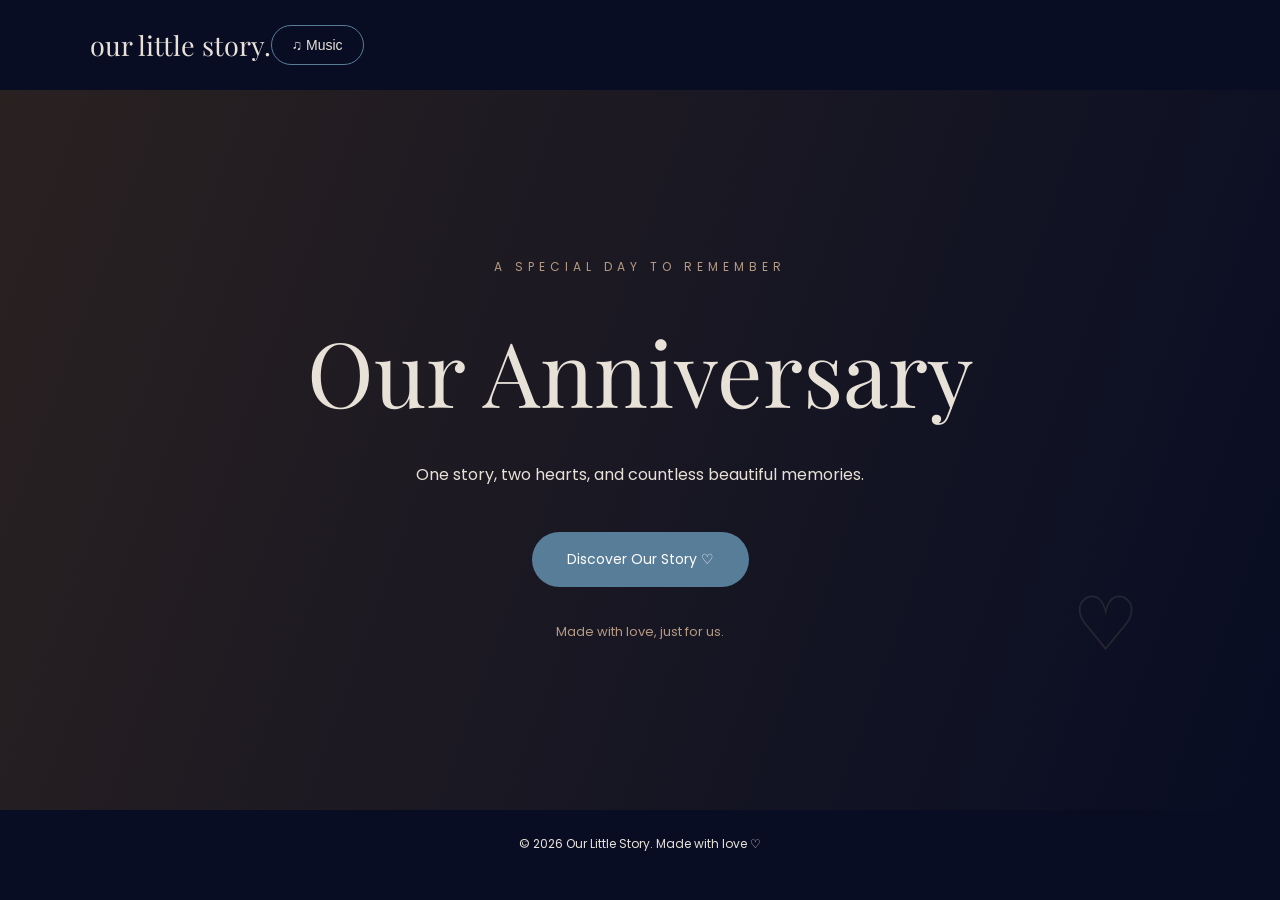
<file: index.html>
<!DOCTYPE html>
<html lang="id">
<head>
    <meta charset="UTF-8">
    <meta name="viewport" content="width=device-width, initial-scale=1.0">
    <title>Our Little Story</title>

    <link rel="stylesheet" href="css/style.css">

    <style>
        * {
            margin: 0;
            padding: 0;
            box-sizing: border-box;
        }

        body {
            background: #080D24;
            color: #E8E1D8;
            font-family: 'Poppins', sans-serif;
            min-height: 100vh;
        }

        .navbar {
            width: 100%;
            padding: 25px 7%;
            background: #080D24;
        }

        .nav-container {
            display: flex;
            justify-content: space-between;
            align-items: center;
        }

        .logo {
            color: #E8E1D8;
            font-family: 'Playfair Display', serif;
            font-size: 27px;
            text-decoration: none;
        }

        .music-button {
            background: transparent;
            color: #E8E1D8;
            border: 1px solid #587D99;
            border-radius: 30px;
            padding: 11px 20px;
            cursor: pointer;
            font-size: 14px;
        }

        .music-button:hover {
            background: #587D99;
        }

        .hero {
            min-height: 80vh;
            display: flex;
            justify-content: center;
            align-items: center;
            text-align: center;
            padding: 50px 20px;
            background:
                linear-gradient(
                    110deg,
                    rgba(53, 40, 32, 0.75),
                    rgba(8, 13, 36, 0.85)
                );
        }

        .hero-content {
            max-width: 850px;
        }

        .hero-subtitle {
            color: #B49A82;
            letter-spacing: 5px;
            font-size: 12px;
            margin-bottom: 35px;
        }

        .hero h1 {
            font-family: 'Playfair Display', serif;
            font-size: clamp(48px, 8vw, 90px);
            font-weight: normal;
            margin-bottom: 30px;
            color: #E8E1D8;
        }

        .hero-description {
            font-size: 16px;
            color: #E8E1D8;
            margin-bottom: 42px;
            line-height: 1.8;
        }

        .hero-button {
            display: inline-block;
            background: #587D99;
            color: white;
            text-decoration: none;
            padding: 17px 35px;
            border-radius: 40px;
            transition: 0.3s;
            font-size: 14px;
        }

        .hero-button:hover {
            background: #B49A82;
            transform: translateY(-3px);
        }

        .hero-note {
            color: #B49A82;
            margin-top: 35px;
            font-size: 13px;
        }

        .hero-heart {
            position: absolute;
            right: 11%;
            bottom: 18%;
            color: rgba(180, 154, 130, 0.15);
            font-size: 75px;
        }

        .footer {
            text-align: center;
            padding: 25px;
            background: #080D24;
            color: #E8E1D8;
            font-size: 12px;
        }

        @media (max-width: 600px) {
            .navbar {
                padding: 20px 5%;
            }

            .logo {
                font-size: 22px;
            }

            .hero {
                min-height: 78vh;
            }

            .hero-subtitle {
                letter-spacing: 3px;
                font-size: 10px;
            }

            .hero-description {
                font-size: 14px;
            }

            .hero-heart {
                right: 8%;
                bottom: 12%;
                font-size: 50px;
            }
        }
    </style>
</head>

<body>

    <!-- HEADER -->
    <header class="navbar">
        <div class="nav-container">

            <a href="index.html" class="logo">
                our little story.
            </a>

            <button id="musicButton" class="music-button">
                ♫ Music
            </button>

        </div>
    </header>

    <!-- HOME PAGE -->
    <main class="hero">

        <div class="hero-content">

            <p class="hero-subtitle">
                A SPECIAL DAY TO REMEMBER
            </p>

            <h1>Our Anniversary</h1>

            <p class="hero-description">
                One story, two hearts, and countless beautiful memories.
            </p>

            <a href="story.html" class="hero-button">
                Discover Our Story ♡
            </a>

            <p class="hero-note">
                Made with love, just for us.
            </p>

        </div>

        <div class="hero-heart">♡</div>

    </main>

    <!-- FOOTER -->
    <footer class="footer">
        <p>© 2026 Our Little Story. Made with love ♡</p>
    </footer>

    <!-- BACKGROUND MUSIC -->
    <audio id="backgroundMusic" loop>
        <source src="music/song.mp3" type="audio/mpeg">
    </audio>

    <script src="js/script.js"></script>

</body>
</html>
</file>
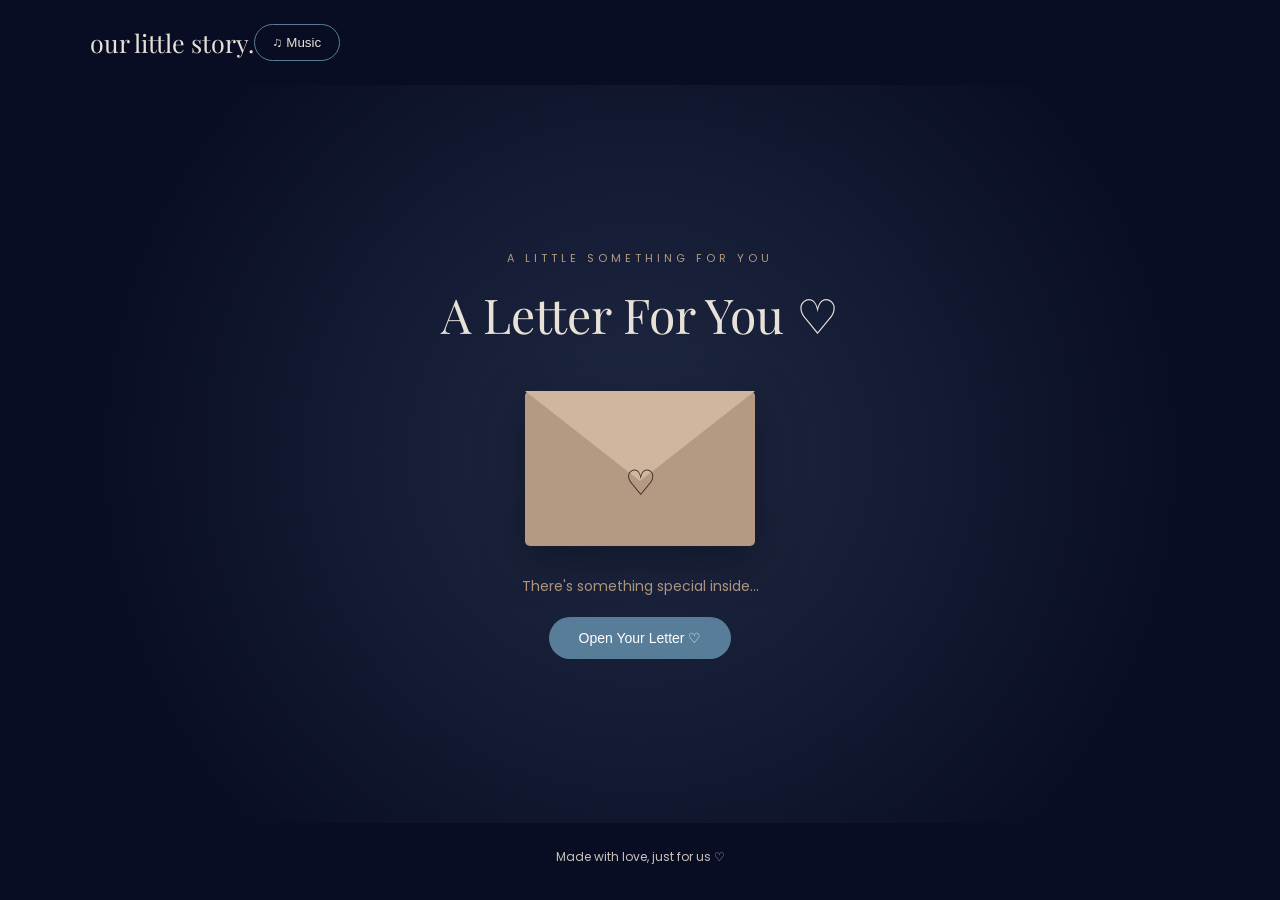
<file: letter.html>
<!DOCTYPE html>
<html lang="id">
<head>
    <meta charset="UTF-8">
    <meta name="viewport" content="width=device-width, initial-scale=1.0">
    <title>A Letter For You 🤍</title>

    <link rel="stylesheet" href="css/style.css">

    <style>
        * {
            margin: 0;
            padding: 0;
            box-sizing: border-box;
        }

        body {
            min-height: 100vh;
            background: #080D24;
            color: #E8E1D8;
            font-family: 'Poppins', sans-serif;
        }

        .navbar {
            padding: 22px 7%;
        }

        .nav-container {
            display: flex;
            justify-content: space-between;
            align-items: center;
        }

        .logo {
            font-family: 'Playfair Display', serif;
            font-size: 25px;
            color: #E8E1D8;
            text-decoration: none;
        }

        .music-button {
            background: transparent;
            color: #E8E1D8;
            border: 1px solid #587D99;
            border-radius: 30px;
            padding: 10px 18px;
            cursor: pointer;
        }

        .letter-page {
            min-height: 82vh;
            display: flex;
            flex-direction: column;
            align-items: center;
            justify-content: center;
            padding: 50px 20px;
            background:
                radial-gradient(circle at center, #202943, #080D24 75%);
        }

        .letter-heading {
            text-align: center;
            margin-bottom: 45px;
        }

        .letter-heading p {
            color: #B49A82;
            letter-spacing: 4px;
            font-size: 11px;
            margin-bottom: 15px;
        }

        .letter-heading h1 {
            font-family: 'Playfair Display', serif;
            font-size: clamp(32px, 5vw, 48px);
            font-weight: normal;
        }

        .envelope-area {
            text-align: center;
        }

        .envelope {
            width: 230px;
            height: 155px;
            background: #B49A82;
            position: relative;
            cursor: pointer;
            margin: 0 auto 30px;
            border-radius: 5px;
            box-shadow: 0 15px 45px rgba(0,0,0,0.35);
            transition: transform 0.5s;
        }

        .envelope:hover {
            transform: translateY(-8px);
        }

        .envelope::before {
            content: "";
            position: absolute;
            top: 0;
            left: 0;
            border-left: 115px solid transparent;
            border-right: 115px solid transparent;
            border-top: 90px solid #D0B69E;
            transform-origin: top;
            transition: transform 0.8s;
            z-index: 3;
        }

        .envelope::after {
            content: "♡";
            position: absolute;
            top: 65px;
            left: 50%;
            transform: translateX(-50%);
            font-size: 35px;
            color: #352820;
            z-index: 4;
        }

        .envelope.open::before {
            transform: rotateX(180deg);
        }

        .envelope.open {
            opacity: 0;
            transform: translateY(40px);
            pointer-events: none;
            transition: 0.8s;
        }

        .envelope-instruction {
            color: #B49A82;
            font-size: 14px;
        }

        .open-button {
            margin-top: 20px;
            padding: 13px 30px;
            border: none;
            border-radius: 30px;
            background: #587D99;
            color: white;
            cursor: pointer;
            font-size: 14px;
        }

        .open-button:hover {
            background: #B49A82;
        }

        .letter-paper {
            display: none;
            width: min(700px, 95%);
            background: #E8E1D8;
            color: #352820;
            padding: clamp(25px, 6vw, 55px);
            border-radius: 5px;
            box-shadow: 0 20px 60px rgba(0,0,0,0.4);
            line-height: 2;
            animation: appear 1s ease forwards;
        }

        .letter-paper.show {
            display: block;
        }

        .letter-paper h2 {
            font-family: 'Playfair Display', serif;
            font-weight: normal;
            font-size: 30px;
            text-align: center;
            margin-bottom: 25px;
        }

        .letter-content {
            white-space: pre-line;
            font-size: 14px;
            min-height: 150px;
        }

        .letter-signature {
            text-align: right;
            margin-top: 30px;
            font-family: 'Playfair Display', serif;
            font-size: 20px;
        }

        .next-button {
            display: inline-block;
            margin-top: 35px;
            text-decoration: none;
            color: white;
            background: #587D99;
            padding: 13px 28px;
            border-radius: 30px;
        }

        .next-button:hover {
            background: #B49A82;
        }

        .footer {
            text-align: center;
            padding: 25px;
            font-size: 12px;
        }

        @keyframes appear {
            from {
                opacity: 0;
                transform: translateY(30px);
            }
            to {
                opacity: 1;
                transform: translateY(0);
            }
        }

        @media(max-width: 600px) {
            .envelope {
                width: 200px;
                height: 135px;
            }

            .envelope::before {
                border-left-width: 100px;
                border-right-width: 100px;
                border-top-width: 75px;
            }

            .envelope::after {
                top: 55px;
            }
        }
    </style>
</head>

<body>

<header class="navbar">
    <div class="nav-container">
        <a href="index.html" class="logo">our little story.</a>
        <button id="musicButton" class="music-button">♫ Music</button>
    </div>
</header>

<main class="letter-page">

    <div class="letter-heading">
        <p>A LITTLE SOMETHING FOR YOU</p>
        <h1>A Letter For You ♡</h1>
    </div>

    <div class="envelope-area" id="envelopeArea">
        <div class="envelope" id="envelope"></div>

        <p class="envelope-instruction">
            There's something special inside...
        </p>

        <button class="open-button" id="openLetter">
            Open Your Letter ♡
        </button>
    </div>

    <article class="letter-paper" id="letterPaper">

        <h2>Happy 3rd Anniversary 🤍</h2>

        <div class="letter-content" id="letterContent"></div>

        <div class="letter-signature" id="letterSignature" style="display:none;">
            With love,<br>
            Lisa ♡
        </div>

    </article>

    <a href="index.html" class="next-button" id="backButton" style="display:none;">
        Back to Home ♡
    </a>

</main>

<footer class="footer">
    Made with love, just for us ♡
</footer>

<audio id="backgroundMusic" loop>
    <source src="music/song.mp3" type="audio/mpeg">
</audio>

<script src="js/script.js"></script>

<script>
    const openButton = document.getElementById("openLetter");
    const envelope = document.getElementById("envelope");
    const envelopeArea = document.getElementById("envelopeArea");
    const letterPaper = document.getElementById("letterPaper");
    const letterContent = document.getElementById("letterContent");
    const letterSignature = document.getElementById("letterSignature");
    const backButton = document.getElementById("backButton");

    const message = `HAIII SAYANGKUUUUU!

HAPPY ANNIVERSARY KE 3 TAHUNNN YAAA 🤍

Semogaa untukk kedepannnyaa kita bisaa teruss sama sama sampaiii sesuaii keinginan kitaa yaa, yaituu sampai menua...

Meskipun perjalanan kita banyak bangettt rintangannnya, masalahnya, tapii kita tetep selaluuu pilih untukk kembalii bersama sama lagii.

Terimakasihh yaa sayangkuu bocilnaa Lisaaa yang selaluu mengusahakan apapunn untukk Lisa, padahall kann Lisa ribet yaa tapii sayanggg tetepp mauu bertahannn.

Lisa mauu ngucapin banyak banyakkk banyakkkkkk terimakasihh untukk sayanggg yang selaluu ada disampingg akuu, dampinginn aku, ngingetinn aku.. terimakasihhh banyakk yaaa sayangkuuu.

Tapii Lisa jugaa mauu minta maaf yaa, Lisa kadangg nyebelinn, suka tibaa-tibaa cuekk, ubah ubah mood, mestii itu bikinn sayangkuu bingungg dan frustasi yaa... Lisa minta maaff yaaa sayanggg.

Lisa mauu ngucapinn kalo Lisa sayangg bangettt bangetttt bangettttt samaa bocillll!

Tetepp jadii bocilnaa Lisa yaa jangan pernahh berubahh, Lisa selalu takutt kalo bocil tiba tiba berubahh.

I LOVE U MORE BABYY 🤍`;

    let typingStarted = false;

    openButton.addEventListener("click", function () {

        envelope.classList.add("open");

        setTimeout(function () {
            envelopeArea.style.display = "none";
            letterPaper.classList.add("show");

            if (!typingStarted) {
                typingStarted = true;
                let index = 0;

                function typeLetter() {
                    if (index < message.length) {
                        letterContent.textContent += message.charAt(index);
                        index++;
                        letterContent.scrollIntoView({
                            block: "nearest",
                            behavior: "smooth"
                        });
                        setTimeout(typeLetter, 28);
                    } else {
                        letterSignature.style.display = "block";
                        backButton.style.display = "inline-block";
                    }
                }

                typeLetter();
            }
        }, 700);
    });
</script>

</body>
</html>
</file>
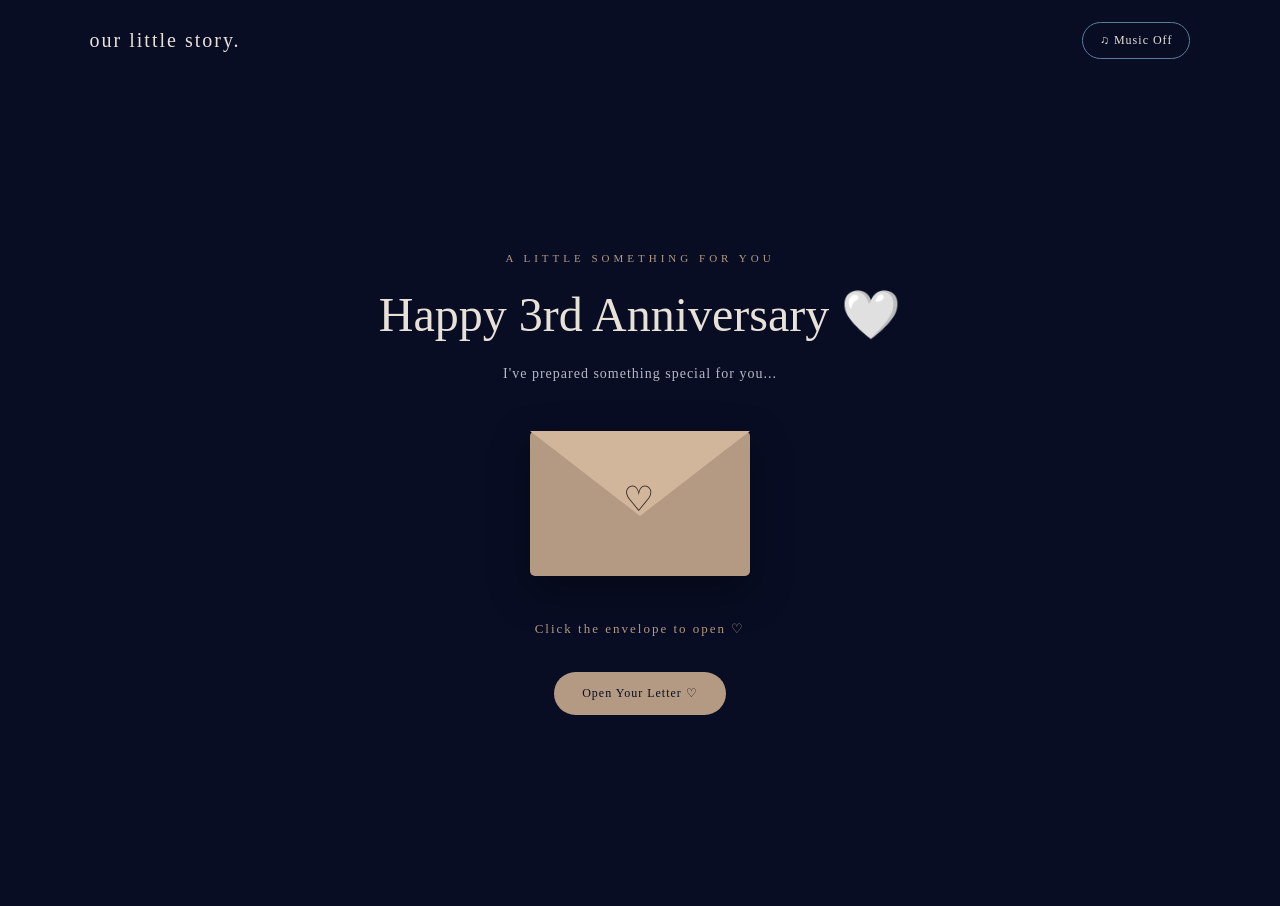
<file: story.html>
<!DOCTYPE html>
<html lang="en">
<head>
<meta charset="UTF-8">
<meta name="viewport" content="width=device-width, initial-scale=1.0">
<title>Our Little Story 🤍</title>

<style>
* {
    margin: 0;
    padding: 0;
    box-sizing: border-box;
}

body {
    background: #080D24;
    color: #E8E1D8;
    font-family: Georgia, serif;
    min-height: 100vh;
    overflow-x: hidden;
}

button {
    cursor: pointer;
    font-family: inherit;
}

header {
    width: 100%;
    padding: 22px 7%;
    display: flex;
    justify-content: space-between;
    align-items: center;
    position: relative;
    z-index: 10;
}

.logo {
    color: #E8E1D8;
    font-size: 20px;
    letter-spacing: 2px;
}

.music-btn {
    background: transparent;
    border: 1px solid #587D99;
    color: #E8E1D8;
    padding: 10px 17px;
    border-radius: 30px;
    font-size: 12px;
    letter-spacing: 1px;
}

.page {
    display: none;
    min-height: calc(100vh - 75px);
    padding: 45px 20px 65px;
    text-align: center;
    align-items: center;
    justify-content: center;
    flex-direction: column;
    position: relative;
}

.page.active {
    display: flex;
    animation: fadeIn 1s ease;
}

@keyframes fadeIn {
    from { opacity: 0; transform: translateY(15px); }
    to { opacity: 1; transform: translateY(0); }
}

.small-text {
    color: #B49A82;
    letter-spacing: 4px;
    text-transform: uppercase;
    font-size: 11px;
    margin-bottom: 20px;
}

h1 {
    font-weight: normal;
    font-size: clamp(30px, 5vw, 48px);
    line-height: 1.3;
}

.description {
    color: #B8B8C5;
    font-size: 14px;
    letter-spacing: 1px;
    margin-top: 15px;
    line-height: 1.8;
}

.next-btn {
    margin-top: 35px;
    padding: 14px 28px;
    background: #B49A82;
    color: #080D24;
    border: none;
    border-radius: 30px;
    font-size: 12px;
    letter-spacing: 1px;
    transition: .3s;
}

.next-btn:hover {
    background: #E8E1D8;
    transform: translateY(-3px);
}

/* ENVELOPE */

.envelope {
    width: 220px;
    height: 145px;
    background: #B49A82;
    position: relative;
    margin: 45px auto 30px;
    border-radius: 5px;
    cursor: pointer;
    box-shadow: 0 15px 40px #0006;
    transition: .5s;
}

.envelope::before {
    content: "";
    position: absolute;
    top: 0;
    left: 0;
    border-left: 110px solid transparent;
    border-right: 110px solid transparent;
    border-top: 85px solid #D1B69C;
    transform-origin: top;
    transition: .6s;
    z-index: 3;
}

.envelope::after {
    content: "♡";
    position: absolute;
    color: #352820;
    font-size: 35px;
    top: 48px;
    left: 93px;
    z-index: 4;
}

.envelope.open::before {
    transform: rotateX(180deg);
}

.envelope-hint {
    color: #B49A82;
    font-size: 13px;
    letter-spacing: 2px;
    margin-top: 15px;
}

/* LETTER */

.letter-paper {
    width: min(650px, 92%);
    background: #E8E1D8;
    color: #352820;
    padding: 45px 38px;
    border-radius: 4px;
    box-shadow: 0 15px 45px #0005;
    text-align: left;
    line-height: 2;
    font-size: 15px;
    white-space: pre-line;
    min-height: 300px;
}

.letter-greeting {
    font-size: 21px;
    font-weight: bold;
    margin-bottom: 20px;
    color: #674E40;
}

/* POLAROID */

.polaroid {
    background: #F5F0E9;
    width: min(310px, 85vw);
    padding: 13px 13px 22px;
    margin: 35px auto 10px;
    box-shadow: 0 15px 40px #0007;
    transform: rotate(-3deg);
    transition: .5s;
    animation: polaroidAppear .8s ease;
}

@keyframes polaroidAppear {
    from {
        opacity: 0;
        transform: translateY(25px) rotate(5deg);
    }
    to {
        opacity: 1;
        transform: translateY(0) rotate(-3deg);
    }
}

.polaroid img {
    width: 100%;
    height: 330px;
    object-fit: cover;
    display: block;
    background: #D8D0C8;
}

.polaroid-caption {
    color: #674E40;
    font-family: cursive;
    font-size: 18px;
    margin-top: 17px;
}

.photo-controls {
    display: flex;
    justify-content: center;
    gap: 15px;
    flex-wrap: wrap;
    margin-top: 20px;
}

.photo-controls button {
    background: transparent;
    border: 1px solid #B49A82;
    color: #E8E1D8;
    padding: 11px 20px;
    border-radius: 25px;
    font-size: 12px;
}

.photo-count {
    color: #B49A82;
    font-size: 12px;
    margin-top: 15px;
    letter-spacing: 2px;
}

/* ENDING */

.ending-content {
    max-width: 700px;
    margin: auto;
    padding: 35px 20px;
}

.ending-stars {
    color: #B49A82;
    font-size: 23px;
    margin: 25px 0;
    animation: starGlow 2s infinite alternate;
}

@keyframes starGlow {
    from { opacity: .4; }
    to { opacity: 1; }
}

.ending-title {
    font-family: Georgia, serif;
    font-size: clamp(30px, 5vw, 46px);
    line-height: 1.4;
    font-weight: normal;
    color: #E8E1D8;
}

.ending-divider {
    width: 65px;
    height: 1px;
    background: #B49A82;
    margin: 30px auto;
}

.ending-letter {
    font-size: 16px;
    line-height: 2.2;
    color: #E8E1D8;
}

.ending-signature {
    color: #B49A82;
    font-style: italic;
    margin-top: 30px;
}

/* FLOATING HEARTS */

.floating {
    position: fixed;
    bottom: -30px;
    color: #B49A82;
    opacity: .5;
    pointer-events: none;
    animation: floatUp 9s linear infinite;
    z-index: 0;
}

@keyframes floatUp {
    0% {
        transform: translateY(0) rotate(0);
        opacity: 0;
    }
    20% { opacity: .5; }
    100% {
        transform: translateY(-110vh) rotate(180deg);
        opacity: 0;
    }
}

@media(max-width: 600px) {
    header {
        padding: 18px 5%;
    }

    .logo {
        font-size: 16px;
    }

    .letter-paper {
        padding: 30px 23px;
        font-size: 14px;
    }

    .polaroid img {
        height: 300px;
    }
}
</style>
</head>

<body>

<header>
    <div class="logo">our little story.</div>
    <button class="music-btn" onclick="toggleMusic()" id="musicButton">
        ♫ Music Off
    </button>
</header>

<audio id="backgroundMusic" loop>
    <source src="music/song.mp3" type="audio/mpeg">
</audio>

<!-- PAGE 1: ENVELOPE -->

<section class="page active" id="page1">

    <p class="small-text">A little something for you</p>

    <h1>Happy 3rd Anniversary 🤍</h1>

    <p class="description">
        I've prepared something special for you...
    </p>

    <div class="envelope" id="envelope" onclick="openEnvelope()"></div>

    <p class="envelope-hint" id="envelopeHint">
        Click the envelope to open ♡
    </p>

    <button class="next-btn" onclick="showPage(2)">
        Open Your Letter ♡
       
    </button>

</section>

<!-- PAGE 2: LETTER -->

<section class="page" id="page2">

    <p class="small-text">A letter from Lisa</p>

    <h1>To My Favorite Person 🤍</h1>

    <br>

    <div class="letter-paper">
        <div class="letter-greeting">HAII SAYANGKUUUUU</div>
        <div id="letterText"></div>
    </div>

    <button class="next-btn" onclick="showPage(3)">
        Our Little Memories ♡
    </button>

</section>

<!-- PAGE 3: PHOTO ALBUM -->

<section class="page" id="page3">

    <p class="small-text">Our little memories</p>

    <h1>A Collection of Us ♡</h1>

    <p class="description">
        Little moments that mean so much.
    </p>

    <div class="polaroid" id="polaroid">
        <img src="images/foto1.jpeg" id="photo" alt="Our memory">
        <div class="polaroid-caption" id="photoCaption">
            our little memory ♡
        </div>
    </div>

    <div class="photo-count" id="photoCount">01 / 06</div>

    <div class="photo-controls">
        <button onclick="previousPhoto()">← Previous</button>
        <button onclick="nextPhoto()">Next →</button>
    </div>

    <button class="next-btn" onclick="showPage(4)">
        Continue Our Story ♡
    </button>

</section>

<!-- PAGE 4: ENDING -->

<section class="page" id="page4">

    <div class="ending-content">

        <div class="ending-stars">✦　⋆　✧　⋆　✦</div>

        <p class="small-text">And our story continues...</p>

        <h1 class="ending-title">
            Cerita Kita Belum Selesai di Sini Ya Sayangggg 🤍
        </h1>

        <div class="ending-divider"></div>

        <p class="ending-letter">
            Terima kasihh yaa sudah menjadi bagiann terindahh dalamm
            perjalanannnn di hidup Lisa. Masih banyak ceritaa, tawaa,
            dan kenangan yangg penginn Lisa buat sama sayanggg.
            Semogaa kita selaluu punya alasan untuk memilih satu sama lain,
            hari ini, besok, dan seterusnya.
        </p>

        <p class="ending-signature">
            With love, Lisa 🤍
        </p>

        <div class="ending-stars">⋆　✧　♡　✧　⋆</div>

        <button class="next-btn" onclick="showPage(1)">
            Read Our Story Again ♡
        </button>

    </div>

</section>

<script>

/* PAGE NAVIGATION */

function showPage(number) {

    document.querySelectorAll(".page").forEach(page => {
        page.classList.remove("active");
    });

    document.getElementById("page" + number).classList.add("active");

    window.scrollTo({
        top: 0,
        behavior: "smooth"
    });

    if (number === 2) {
        startTyping();
    }
}

/* ENVELOPE */

let envelopeOpened = false;

function openEnvelope() {

    const envelope = document.getElementById("envelope");
    const hint = document.getElementById("envelopeHint");

    envelope.classList.toggle("open");

    envelopeOpened = !envelopeOpened;

    hint.textContent = envelopeOpened
        ? "A little letter just for you 🤍"
        : "Click the envelope to open ♡";
}

/* TYPING LETTER */

const letter = `HAPPY ANNIVERSARY KE 3 TAHUNNN YAAA

semogaa untukk kedepannnyaa kita bisaa teruss sama sama sampaiii sesuaii keinginan kitaa yaa yaituu sampai menua...

meskipun perjalanan kita banyak bangetttt rintangann nya, masalahnya, tapii kita tetep selaluuu pilih untukk kembalii bersama sama lagii..

terimakasihh yaa sayangkuu bocilnaa lisaaa yang selaluu mengusahakan apapunn untukk lisaa, padahall kann lisa ribet yaa tapii sayanggg tetepp mau bertahannn..

lisaa mauu ngucapin banyak banyakkk banyakkkkkk terimakasihh untukk sayanggg yang selaluu ada disampingg akuu, dampinginn aku, ngingetinn aku.. terimakasihhh banyakk yaaa sayangkuuu

tapii lisa jugaa mau minta maaf yaa, lisa kadangg nyebelinn, suka tibaa" cuekk, ubah ubah mood, mestii itu bikinn sayangkuu bingungg dan frustasi yaa... lisa minta maaff yaaa sayanggg

lisa mauu ngucapinn kalo lisa sayangg bangettt bangetttt bangettttt samaa bocillll, tetepp jadii bocilnaa lisa yaa jangan pernahh berubahh, lisa selalu takutt kalo bocil tiba tiba berubahh.. I LOVE U MORE BABYY🤍`;

let typingStarted = false;

function startTyping() {

    if (typingStarted) return;

    typingStarted = true;

    const output = document.getElementById("letterText");
    let index = 0;

    function type() {

        if (index < letter.length) {
            output.textContent += letter.charAt(index);
            index++;
            setTimeout(type, 22);
        }
    }

    type();
}

/* POLAROID PHOTOS */

const photos = [
    "images/foto1.jpeg",
    "images/foto2.jpeg",
    "images/foto3.jpeg",
    "images/foto4.jpeg",
    "images/foto5.jpeg",
    "images/foto6.jpeg"
];

const captions = [
    "our little memory ♡",
    "one of my favorite days ♡",
    "with my favorite person ♡",
    "little moments, big memories ♡",
    "my happiest place ♡",
    "always you ♡"
];

let currentPhoto = 0;

function updatePhoto() {

    const photo = document.getElementById("photo");
    const polaroid = document.getElementById("polaroid");

    photo.src = photos[currentPhoto];

    document.getElementById("photoCaption").textContent =
        captions[currentPhoto];

    document.getElementById("photoCount").textContent =
        String(currentPhoto + 1).padStart(2, "0") +
        " / " + String(photos.length).padStart(2, "0");

    polaroid.style.animation = "none";
    void polaroid.offsetWidth;
    polaroid.style.animation = "polaroidAppear .8s ease";
}

function nextPhoto() {
    currentPhoto = (currentPhoto + 1) % photos.length;
    updatePhoto();
}

function previousPhoto() {
    currentPhoto = (currentPhoto - 1 + photos.length) % photos.length;
    updatePhoto();
}

/* BACKGROUND MUSIC */

let musicPlaying = false;

function toggleMusic() {

    const music = document.getElementById("backgroundMusic");
    const button = document.getElementById("musicButton");

    if (!musicPlaying) {

        music.play().then(() => {
            musicPlaying = true;
            button.textContent = "♫ Music On";
        }).catch(() => {
            button.textContent = "♫ Try Again";
        });

    } else {

        music.pause();
        musicPlaying = false;
        button.textContent = "♫ Music Off";
    }
}

/* FLOATING HEARTS AND STARS */

function createFloating() {

    const item = document.createElement("div");

    item.className = "floating";
    item.textContent = Math.random() > 0.5 ? "♡" : "✦";

    item.style.left = Math.random() * 100 + "vw";
    item.style.fontSize = (14 + Math.random() * 16) + "px";
    item.style.animationDuration = (7 + Math.random() * 6) + "s";

    document.body.appendChild(item);

    setTimeout(() => {
        item.remove();
    }, 13000);
}

setInterval(createFloating, 1200);

</script>

</body>
</html>
</file>
<file: css/style.css>
@import url('https://fonts.googleapis.com/css2?family=Playfair+Display:wght@400;500;600;700&family=Poppins:wght@300;400;500;600&display=swap');

:root {
    --dark-brown: #352820;
    --midnight-navy: #080D24;
    --blue-sky: #587D99;
    --warm-brown: #B49A82;
    --ivory: #E8E1D8;
    --light-text: #C9C2BA;
}

* {
    margin: 0;
    padding: 0;
    box-sizing: border-box;
    scroll-behavior: smooth;
}

body {
    background: var(--dark-brown);
    color: var(--ivory);
    font-family: 'Poppins', sans-serif;
    min-height: 100vh;
}

/* NAVBAR */

.navbar {
    width: 100%;
    min-height: 85px;
    padding: 20px 7%;
    background: var(--midnight-navy);

    display: flex;
    align-items: center;
    justify-content: space-between;
    gap: 20px;
}

.logo {
    font-family: 'Playfair Display', serif;
    font-size: 23px;
    color: var(--ivory);
    text-decoration: none;
    white-space: nowrap;
}

.nav-links {
    display: flex;
    align-items: center;
    gap: 28px;
}

.nav-links a {
    text-decoration: none;
    color: var(--light-text);
    font-size: 13px;
    transition: 0.3s;
}

.nav-links a:hover,
.nav-links a.active {
    color: var(--blue-sky);
}

.music-btn {
    background: transparent;
    color: var(--ivory);
    border: 1px solid var(--blue-sky);
    padding: 9px 17px;
    border-radius: 25px;
    cursor: pointer;
    white-space: nowrap;
}

.music-btn:hover {
    background: var(--blue-sky);
}

/* HOME */

.hero {
    min-height: calc(100vh - 145px);

    display: flex;
    justify-content: center;
    align-items: center;

    text-align: center;
    padding: 60px 20px;

    background:
        radial-gradient(
            circle at top right,
            #24344A 0%,
            transparent 40%
        ),
        linear-gradient(
            135deg,
            var(--dark-brown),
            var(--midnight-navy)
        );

    position: relative;
    overflow: hidden;
}

.hero-content {
    max-width: 700px;
    z-index: 1;
}

.eyebrow {
    color: var(--warm-brown);
    font-size: 11px;
    letter-spacing: 5px;
    margin-bottom: 25px;
}

.hero h1 {
    font-family: 'Playfair Display', serif;
    font-size: clamp(45px, 8vw, 85px);
    font-weight: 500;
    margin-bottom: 25px;
    color: var(--ivory);
}

.hero-description {
    color: var(--light-text);
    font-size: 15px;
    line-height: 2;
    margin-bottom: 35px;
}

.main-button {
    display: inline-block;
    background: var(--blue-sky);
    color: white;
    padding: 14px 30px;
    border-radius: 30px;
    text-decoration: none;
    font-size: 13px;
    transition: 0.3s;
}

.main-button:hover {
    background: var(--warm-brown);
    transform: translateY(-3px);
}

.small-text {
    margin-top: 35px;
    font-size: 11px;
    color: var(--warm-brown);
}

.hero-decoration {
    position: absolute;
    bottom: 40px;
    right: 10%;
    font-size: 100px;
    color: rgba(180, 154, 130, 0.12);
}

/* FOOTER */

footer {
    background: var(--midnight-navy);
    text-align: center;
    padding: 22px;
    color: var(--light-text);
    font-size: 11px;
}

/* RESPONSIVE */

@media (max-width: 850px) {

    .navbar {
        flex-wrap: wrap;
        justify-content: center;
    }

    .nav-links {
        order: 3;
        width: 100%;
        justify-content: center;
        flex-wrap: wrap;
        gap: 15px;
    }

    .logo {
        margin-right: auto;
    }

}

@media (max-width: 500px) {

    .navbar {
        padding: 18px 5%;
    }

    .logo {
        font-size: 19px;
    }

    .nav-links {
        gap: 12px;
    }

    .nav-links a {
        font-size: 11px;
    }

    .music-btn {
        padding: 7px 12px;
        font-size: 11px;
    }

    .hero {
        min-height: 75vh;
    }

    .eyebrow {
        letter-spacing: 3px;
        font-size: 9px;
    }

    .hero-description {
        font-size: 13px;
    }

}

/* =========================
   OUR STORY PAGE
========================= */

.story-page {
    background: var(--dark-brown);
    min-height: 100vh;
}

.page-heading {
    text-align: center;
    padding: 90px 20px 65px;
    background: var(--midnight-navy);
}

.page-heading h1 {
    font-family: 'Playfair Display', serif;
    font-size: clamp(45px, 7vw, 70px);
    color: var(--ivory);
    margin-bottom: 15px;
}

.page-heading p:last-child {
    color: var(--light-text);
    font-size: 14px;
}

.story-content {
    max-width: 1050px;
    margin: auto;
    padding: 90px 30px;

    display: grid;
    grid-template-columns: 1fr 1fr;
    align-items: center;
    gap: 65px;
}

.story-image img {
    width: 100%;
    height: 430px;
    object-fit: cover;
    border-radius: 5px;
}

.story-text h2 {
    font-family: 'Playfair Display', serif;
    font-size: 38px;
    color: var(--ivory);
    margin-bottom: 25px;
}

.story-text p:not(.eyebrow) {
    color: var(--light-text);
    font-size: 14px;
    line-height: 2;
    margin-bottom: 18px;
}

.story-quote {
    background: var(--midnight-navy);
    padding: 80px 25px;
    text-align: center;
}

.story-quote p {
    font-family: 'Playfair Display', serif;
    font-size: clamp(22px, 4vw, 35px);
    font-style: italic;
    color: var(--ivory);
    max-width: 650px;
    margin: auto;
    line-height: 1.7;
}

.story-quote span {
    display: block;
    color: var(--warm-brown);
    font-size: 30px;
    margin-top: 20px;
}

.story-ending {
    padding: 90px 20px;
    text-align: center;
}

.story-ending h2 {
    font-family: 'Playfair Display', serif;
    font-size: 40px;
    color: var(--ivory);
    margin-bottom: 15px;
}

.story-ending p:not(.eyebrow) {
    color: var(--light-text);
    margin-bottom: 30px;
    font-size: 14px;
}

@media (max-width: 700px) {

    .story-content {
        grid-template-columns: 1fr;
        gap: 35px;
        padding: 55px 25px;
    }

    .story-image img {
        height: 300px;
    }

    .story-text h2 {
        font-size: 31px;
    }

    .page-heading {
        padding: 70px 20px 50px;
    }

    .story-ending h2 {
        font-size: 32px;
    }
}

/* =========================
   GALLERY PAGE
========================= */

.gallery-page {
    background: #080D24;
    color: #E8E1D8;
    min-height: 100vh;
}

.gallery-container {
    width: min(1100px, 90%);
    margin: auto;
    padding: 80px 0;
}

.gallery-subtitle {
    color: #B49A82;
    letter-spacing: 4px;
    font-size: 12px;
    margin-bottom: 15px;
}

.gallery-page .page-heading {
    text-align: center;
    margin-bottom: 55px;
}

.gallery-page .page-heading h1 {
    font-family: 'Playfair Display', serif;
    font-size: clamp(38px, 6vw, 58px);
    margin-bottom: 15px;
    color: #E8E1D8;
}

.gallery-page .page-heading p:last-child {
    color: #B49A82;
    line-height: 1.8;
}

.gallery-grid {
    display: grid;
    grid-template-columns: repeat(3, 1fr);
    gap: 30px;
}

.photo-card {
    text-align: center;
    opacity: 0;
    transform: translateY(25px);
    transition: opacity 0.8s ease, transform 0.8s ease;
}

.photo-card.show {
    opacity: 1;
    transform: translateY(0);
}

.photo-frame {
    position: relative;
    width: 100%;
    aspect-ratio: 4 / 5;
    overflow: hidden;
    border: 1px solid rgba(180, 154, 130, 0.35);
    border-radius: 8px;
    background: #151D38;
}

.gallery-photo {
    position: relative;
    z-index: 1;
    width: 100%;
    height: 100%;
    object-fit: cover;
    cursor: pointer;
    transition: transform 0.5s ease;
}

.gallery-photo:hover {
    transform: scale(1.06);
}

.photo-placeholder {
    position: absolute;
    inset: 0;
    display: flex;
    align-items: center;
    justify-content: center;
    padding: 20px;
    color: #B49A82;
    font-family: 'Playfair Display', serif;
    text-align: center;
    font-size: 18px;
}

.photo-card p {
    margin-top: 15px;
    color: #E8E1D8;
    font-family: 'Playfair Display', serif;
    font-size: 17px;
}

.gallery-ending {
    text-align: center;
    margin-top: 75px;
    line-height: 2;
    color: #B49A82;
}

.gallery-next {
    display: inline-block;
    margin-top: 15px;
    color: #E8E1D8;
    text-decoration: none;
    border-bottom: 1px solid #B49A82;
    padding-bottom: 5px;
}

/* LIGHTBOX */

.lightbox {
    display: none;
    position: fixed;
    z-index: 9999;
    inset: 0;
    background: rgba(3, 5, 17, 0.95);
    align-items: center;
    justify-content: center;
    padding: 30px;
}

.lightbox.active {
    display: flex;
}

.lightbox img {
    max-width: 90%;
    max-height: 85vh;
    object-fit: contain;
    border: 1px solid #B49A82;
    border-radius: 5px;
}

.lightbox-close {
    position: absolute;
    top: 20px;
    right: 30px;
    background: transparent;
    border: none;
    color: #E8E1D8;
    font-size: 40px;
    cursor: pointer;
}

/* RESPONSIVE GALLERY */

@media (max-width: 768px) {
    .gallery-grid {
        grid-template-columns: repeat(2, 1fr);
        gap: 18px;
    }

    .gallery-container {
        padding: 55px 0;
    }
}

@media (max-width: 480px) {
    .gallery-grid {
        grid-template-columns: 1fr;
    }

    .photo-frame {
        aspect-ratio: 4 / 5;
    }
}
</file>
